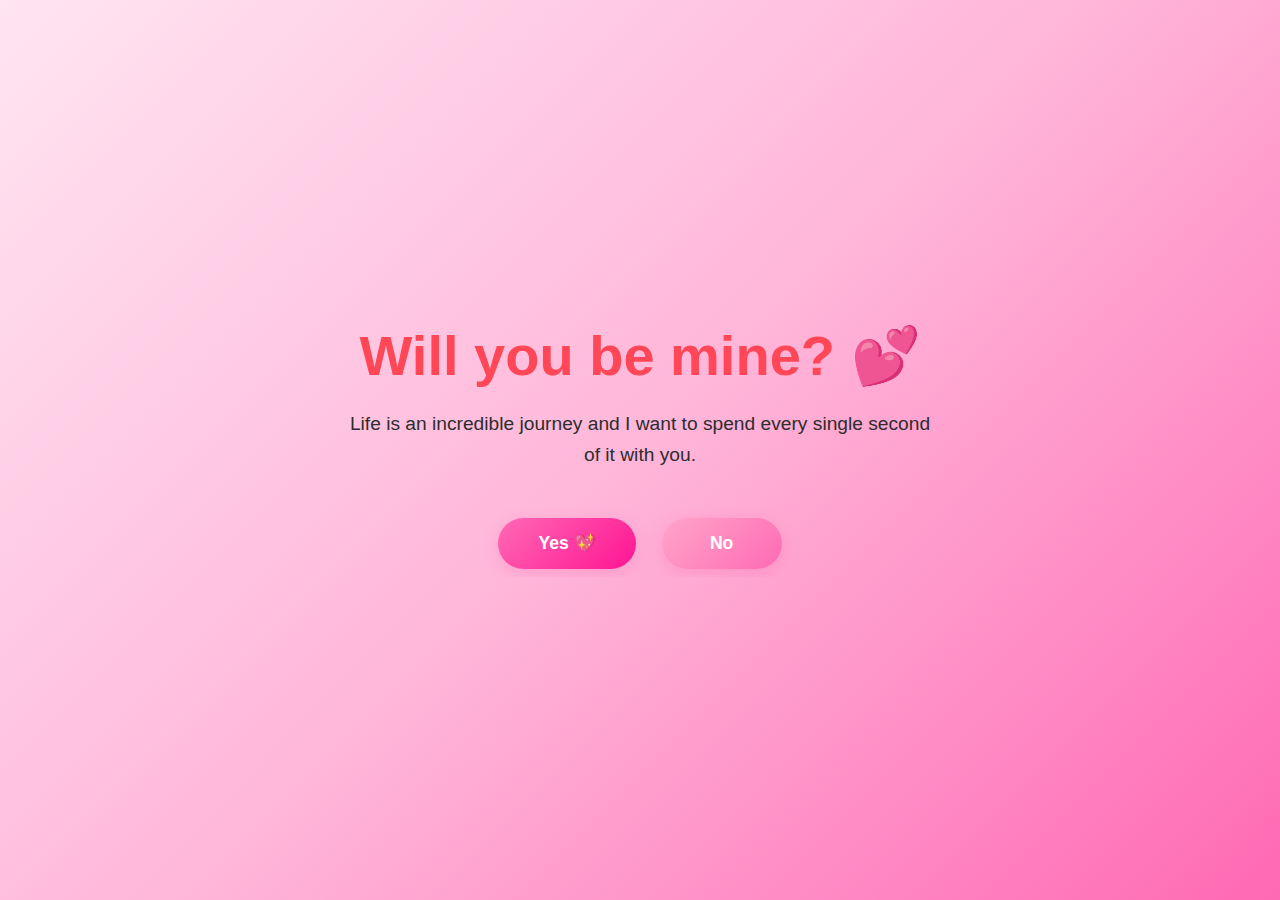
<file: index.html>
<!DOCTYPE html>
<html lang="en">
<head>
    <meta charset="UTF-8">
    <meta name="viewport" content="width=device-width, initial-scale=1.0, maximum-scale=5.0, user-scalable=yes">
    <meta name="description" content="Will You Be Mine Proposal">
    <meta name="theme-color" content="#ff69b4">
    <title>Will You Be Mine? 💖</title>
    <link rel="stylesheet" href="styles.css">
</head>
<body>
    <div class="container">
        <div class="page-content">
            <h1 id="mainTitle">Will you be mine? 💕</h1>
            <p class="subtitle">Life is an incredible journey and I want to spend every single second of it with you.</p>

            <div class="button-container">
                <button class="btn btn-yes" id="yesBtn" onclick="handleYes()">Yes 💖</button>
                <button class="btn btn-no" id="noBtn" onclick="handleNo()">No</button>
            </div>
        </div>
    </div>

    <script>
        let noClickCount = 0;

        function handleYes() {
            // Animate button
            const yesBtn = document.getElementById('yesBtn');
            yesBtn.style.transform = 'scale(0.9)';

            setTimeout(() => {
                window.location.href = 'valentine.html';
            }, 200);
        }

        function handleNo() {
            noClickCount++;
            const title = document.getElementById('mainTitle');
            const yesBtn = document.getElementById('yesBtn');
            const noBtn = document.getElementById('noBtn');

            if (noClickCount === 1) {
                title.textContent = 'Are you sure? 🥺';
                yesBtn.classList.add('btn-grow-1');
            } else if (noClickCount === 2) {
                title.textContent = 'Think again 💭';
                yesBtn.classList.remove('btn-grow-1');
                yesBtn.classList.add('btn-grow-2');
            } else if (noClickCount >= 3) {
                title.textContent = 'You have only one option 😊';
                yesBtn.classList.remove('btn-grow-2');
                yesBtn.classList.add('btn-grow-3');
                noBtn.classList.add('btn-hidden');
            }
        }
    </script>
</body>
</html>
</file>
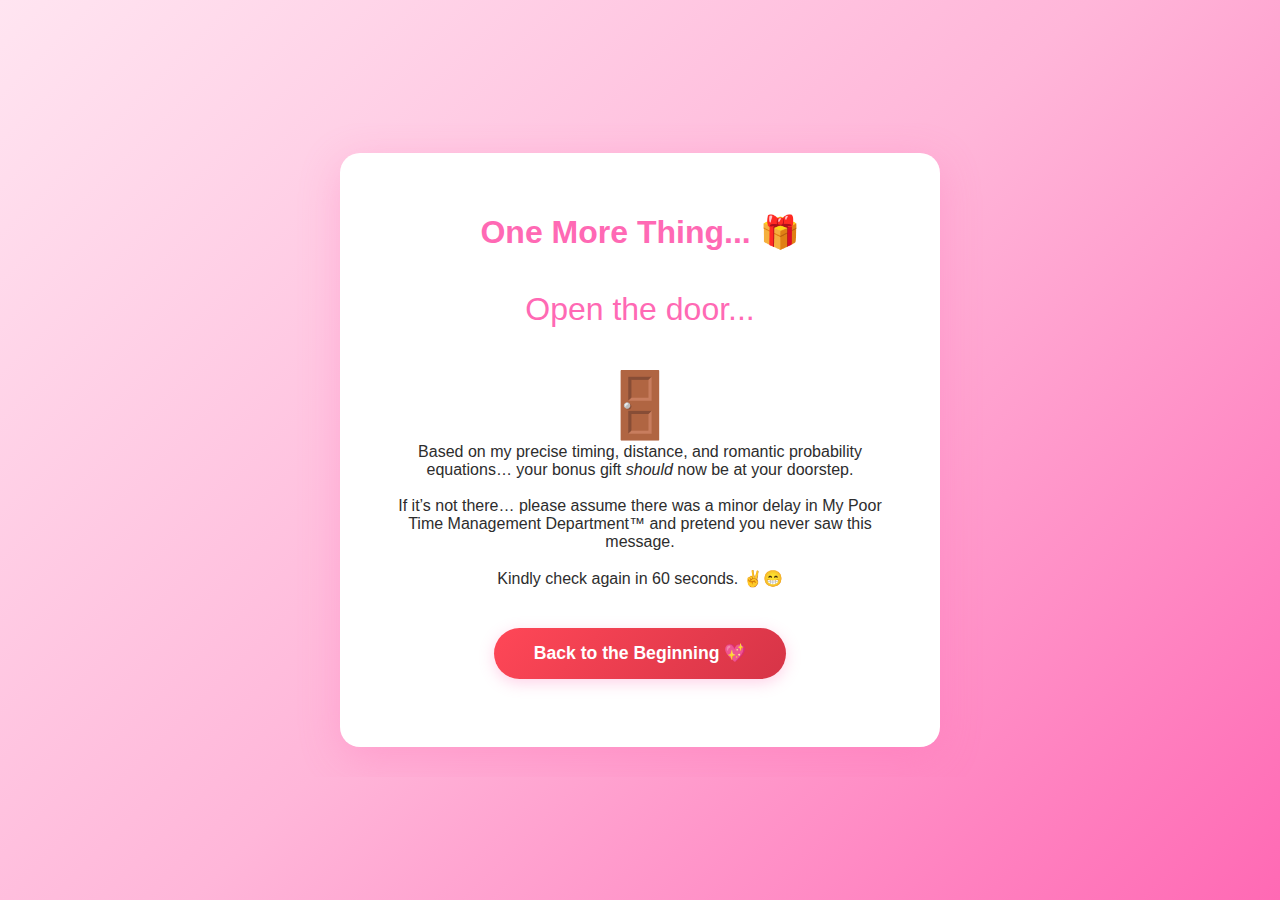
<file: gift-bonus.html>
<!DOCTYPE html>
<html lang="en">
<head>
    <meta charset="UTF-8">
    <meta name="viewport" content="width=device-width, initial-scale=1.0, maximum-scale=5.0, user-scalable=yes">
    <meta name="description" content="Bonus Gift">
    <meta name="theme-color" content="#ff69b4">
    <title>Bonus Gift 🎁</title>
    <link rel="stylesheet" href="styles.css">
</head>
<body>
    <div class="container">
        <div class="page-content">
            <div class="bonus-container">
                <h2>One More Thing... 🎁</h2>

                <div class="bonus-text">
                    Open the door...
                </div>

                <div class="bonus-emoji">🚪</div>

                <p>
                Based on my precise timing, distance, and romantic probability equations…
                your bonus gift <em>should</em> now be at your doorstep.<br><br>

                If it’s not there…
                please assume there was a minor delay in My Poor Time Management Department™
                and pretend you never saw this message.<br><br>

                Kindly check again in 60 seconds. ✌️😁
                </p>


                <a href="index.html" class="btn btn-red mt-40">Back to the Beginning 💖</a>
            </div>
        </div>
    </div>
</body>
</html>
</file>
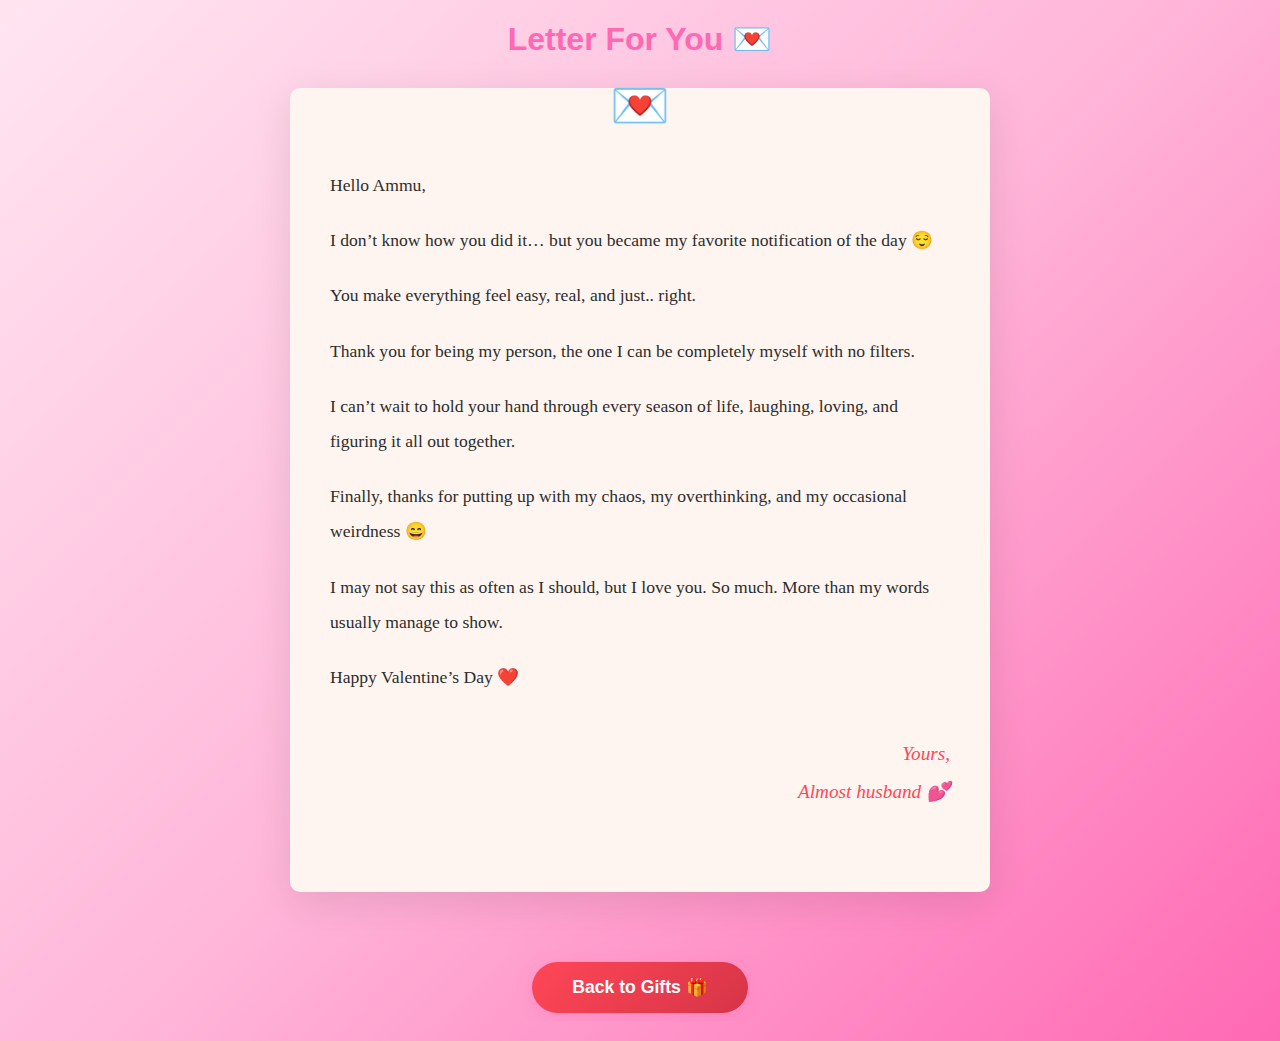
<file: gift-letter.html>
<!DOCTYPE html>
<html lang="en">
<head>
    <meta charset="UTF-8">
    <meta name="viewport" content="width=device-width, initial-scale=1.0, maximum-scale=5.0, user-scalable=yes">
    <meta name="description" content="Love Letter">
    <meta name="theme-color" content="#ff69b4">
    <title>Letter For You 🥹</title>
    <link rel="stylesheet" href="styles.css">
</head>
<body>
    <div class="container">
        <div class="page-content">
            <h2>Letter For You 💌 </h2>

            <div class="letter-container">
                <div class="letter-content">
                    <p>Hello Ammu,</p>

                    <p>I don’t know how you did it… but you became my favorite notification of the day 😌</p>
                    
                    <p>You make everything feel easy, real, and just.. right.</p>

                    <p>Thank you for being my person, the one I can be completely myself with no filters. </p>

                    <p>I can’t wait to hold your hand through every season of life, laughing, loving, and figuring it all out together.</p>

                    <p>Finally, thanks for putting up with my chaos, my overthinking, and my occasional weirdness 😄</p>

                    <p>I may not say this as often as I should, but I love you. So much. More than my words usually manage to show.</p>

                    <p>Happy Valentine’s Day ❤️</p>

                    <div class="signature">
                        Yours,<br>
                        Almost husband 💕
                    </div>
                </div>
            </div>

            <a href="gifts.html" class="btn btn-red mt-40">Back to Gifts 🎁</a>
        </div>
    </div>
</body>
</html>
</file>
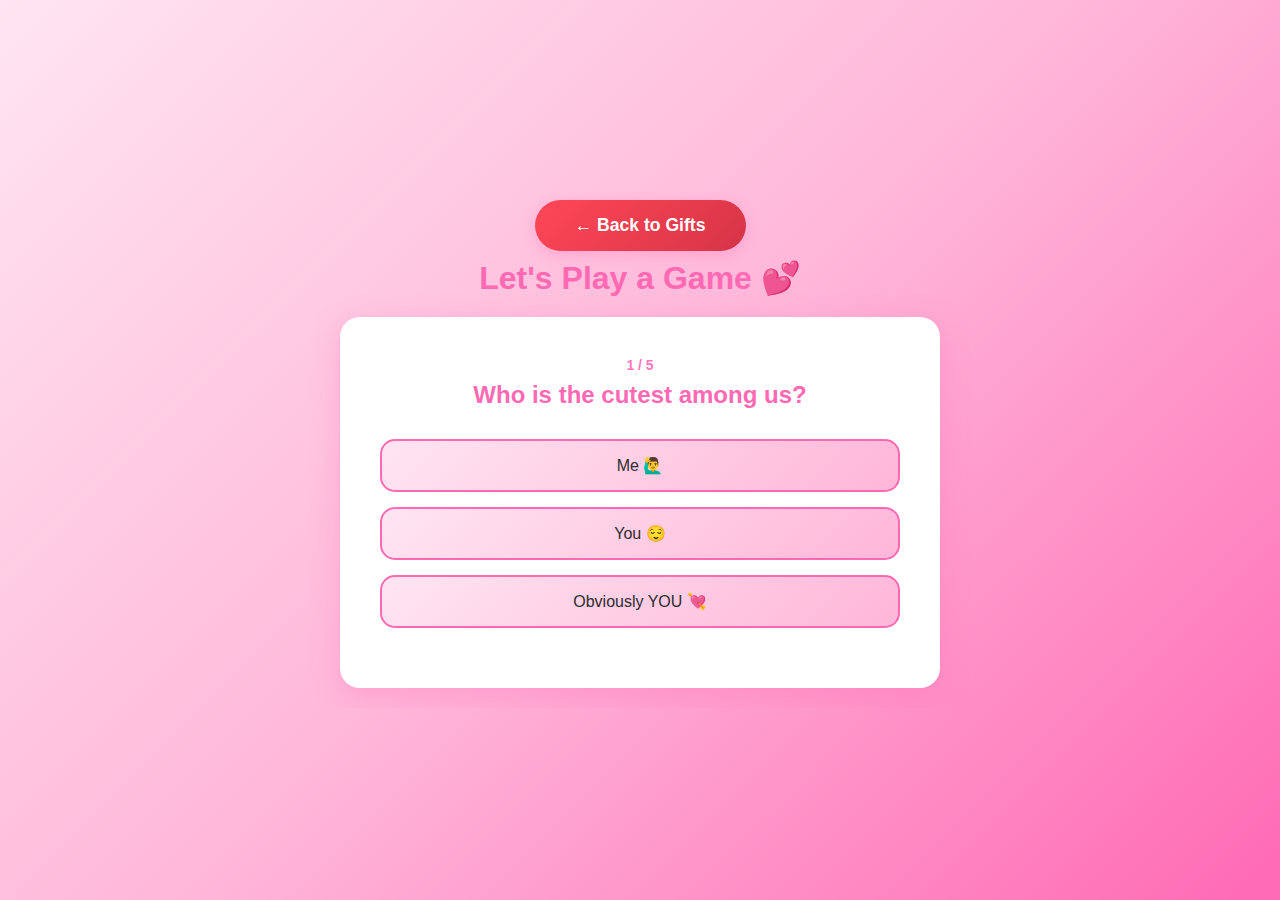
<file: gift-quiz.html>
<!DOCTYPE html>
<html lang="en">
<head>
    <meta charset="UTF-8">
    <meta name="viewport" content="width=device-width, initial-scale=1.0, maximum-scale=5.0, user-scalable=yes">
    <meta name="description" content="Love Quiz">
    <meta name="theme-color" content="#ff69b4">
    <title>Love Quiz 💕</title>
    <link rel="stylesheet" href="styles.css">
</head>
<body>

<div class="container">
    <div class="page-content">
        <a href="gifts.html" class="btn btn-red back-btn">← Back to Gifts</a>
        
        <h2>Let's Play a Game 💕</h2>

        <div class="quiz-container">

            <!-- Question 1 -->
            <div class="question active" id="q1">
                <div class="question-count">1 / 5</div>
                <h3>Who is the cutest among us?</h3>
                <div class="options">
                    <button class="option-btn" onclick="checkAnswer(1,1)">Me 🙋‍♂️</button>
                    <button class="option-btn" onclick="checkAnswer(1,2)">You 😌</button>
                    <button class="option-btn" onclick="checkAnswer(1,3)">Obviously YOU 💘</button>
                </div>
                <div class="feedback" id="feedback1"></div>
                <button class="btn btn-red next-btn" id="next1" onclick="nextQuestion(2)">
                    Next Question ➡️
                </button>
            </div>

            <!-- Question 2 -->
            <div class="question" id="q2">
                <div class="question-count">2 / 5</div>
                <h3>Who do I love the most?</h3>
                <div class="options">
                    <button class="option-btn" onclick="checkAnswer(2,1)">You ❤️</button>
                    <button class="option-btn" onclick="checkAnswer(2,2)">Coffee ☕</button>
                    <button class="option-btn" onclick="checkAnswer(2,3)">Bucky 🐶</button>
                </div>
                <div class="feedback" id="feedback2"></div>
                <button class="btn btn-red next-btn" id="next2" onclick="nextQuestion(3)">
                    Next Question ➡️
                </button>
            </div>

            <!-- Question 3 -->
            <div class="question" id="q3">
                <div class="question-count">3 / 5</div>
                <h3>Which task will we procrastinate the most?</h3>
                <div class="options">
                    <button class="option-btn" onclick="checkAnswer(3,1)">Fixing honeymoon destination ✈️</button>
                    <button class="option-btn" onclick="checkAnswer(3,2)">Making Invitation Digital Copy</button>
                    <button class="option-btn" onclick="checkAnswer(3,3)">Choosing engagement album pics 📸</button>
                </div>
                <div class="feedback" id="feedback3"></div>
                <button class="btn btn-red next-btn" id="next3" onclick="nextQuestion(4)">
                    Next Question ➡️
                </button>
            </div>

            <!-- Question 4 -->
            <div class="question" id="q4">
                <div class="question-count">4 / 5</div>
                <h3>What's my favorite thing about you?</h3>
                <div class="options">
                    <button class="option-btn" onclick="checkAnswer(4,1)">Your cuteness 😌</button>
                    <button class="option-btn" onclick="checkAnswer(4,2)">Your independence 👑</button>
                    <button class="option-btn" onclick="checkAnswer(4,3)">Everything about you 💕</button>
                </div>
                <div class="feedback" id="feedback4"></div>
                <button class="btn btn-red next-btn" id="next4" onclick="nextQuestion(5)">
                    Next Question ➡️
                </button>
            </div>

            <!-- Question 5 -->
            <div class="question" id="q5">
                <div class="question-count">5 / 5</div>
                <h3>Are you officially invited to my world?</h3>
                <div class="options">
                    <button class="option-btn" onclick="checkAnswer(5,1)">Yes 🥰</button>
                    <button class="option-btn" onclick="checkAnswer(5,2)">Already there 💍</button>
                    <button class="option-btn" onclick="checkAnswer(5,3)">Forever & always ♾️❤️</button>
                </div>
                <div class="feedback" id="feedback5"></div>
                <button class="btn btn-red next-btn" id="next5" onclick="showFinal()">
                    See Final Message 💖
                </button>
            </div>

            <!-- Final Message -->
            <div class="final-message" id="finalMessage">
                <h3>You Did It! 🎉</h3>
                <p>
                    You answered everything perfectly, just like you do everything else in life.
                    You know me so well, and that’s one of the million reasons I love you 💕
                </p>
                <a href="gifts.html" class="btn btn-red mt-20">
                    Back to Gifts 🎁
                </a>
            </div>

        </div>
    </div>
</div>

<script>
function checkAnswer(questionNum, optionNum) {
    const feedback = document.getElementById('feedback' + questionNum);
    const nextBtn = document.getElementById('next' + questionNum);

    feedback.classList.add('show');

    const key = `${questionNum}-${optionNum}`;

    switch (key) {

        // Q1
        case '1-1':
            feedback.className = 'feedback show wrong';
            feedback.textContent = 'Thanks for clicking that…🥹 but I’m not';
            break;
        case '1-2':
            feedback.className = 'feedback show wrong';
            feedback.textContent = 'Close… but no 😏';
            break;
        case '1-3':
            feedback.className = 'feedback show correct';
            feedback.textContent = 'Correct! Obviously YOU 😘';
            nextBtn.classList.add('show');
            break;

        // Q2
        case '2-1':
            feedback.className = 'feedback show correct';
            feedback.textContent = 'YES! Always you ❤️';
            nextBtn.classList.add('show');
            break;
        case '2-2':
            feedback.className = 'feedback show wrong';
            feedback.textContent = 'Coffee is important… but not THAT much 😜';
            break;
        case '2-3':
            feedback.className = 'feedback show wrong';
            feedback.textContent = 'Bucky is a close second 🐶😆';
            break;

        // Q3
        case '3-1':
            feedback.className = 'feedback show wrong';
            feedback.textContent = 'What???.. I thought we fixed on Bali? 😅';
            break;
        case '3-2':
            feedback.className = 'feedback show wrong';
            feedback.textContent = 'We’ll do it… someday 😅';
            break;
        case '3-3':
            feedback.className = 'feedback show correct';
            feedback.textContent = 'Correct! Album pics might take FOREVER 📸😂';
            nextBtn.classList.add('show');
            break;

        // Q4
        case '4-1':
        case '4-2':
            feedback.className = 'feedback show wrong';
            feedback.textContent = 'True… but there’s more 🥰';
            break;
        case '4-3':
            feedback.className = 'feedback show correct';
            feedback.textContent = 'Exactly. EVERYTHING 💕';
            nextBtn.classList.add('show');
            break;

        // Q5
        case '5-1':
        case '5-2':
        case '5-3':
            feedback.className = 'feedback show correct';
            feedback.textContent = 'You were always invited ❤️♾️';
            nextBtn.classList.add('show');
            break;

        default:
            feedback.className = 'feedback show wrong';
            feedback.textContent = 'Try again 😜';
    }
}

function nextQuestion(nextNum) {
    const current = document.querySelector('.question.active');
    if (current) current.classList.remove('active');

    const next = document.getElementById('q' + nextNum);
    if (next) next.classList.add('active');
}

function showFinal() {
    const current = document.querySelector('.question.active');
    if (current) current.classList.remove('active');

    document.getElementById('finalMessage').classList.add('show');
}
</script>

</body>
</html>
</file>
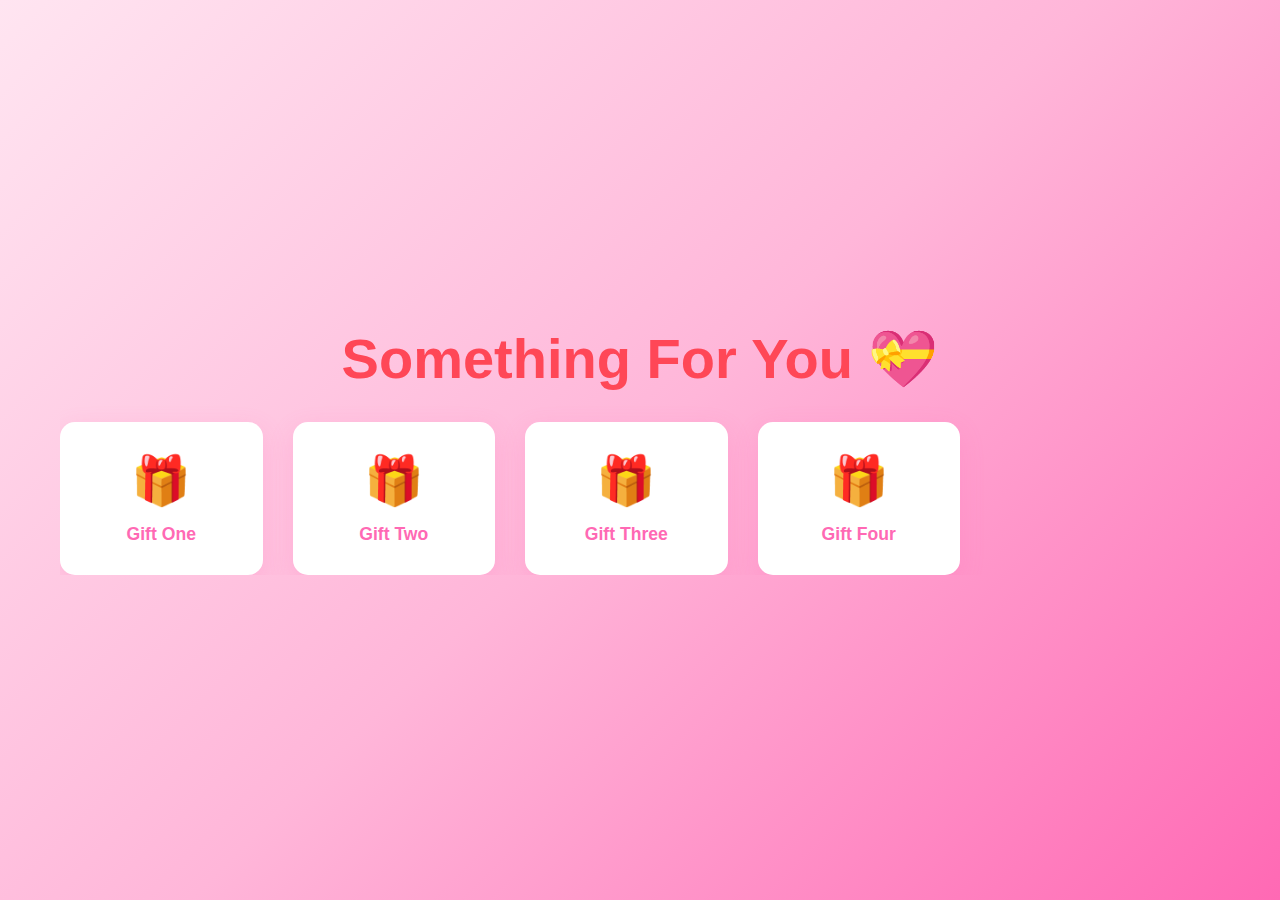
<file: gifts.html>
<!DOCTYPE html>
<html lang="en">
<head>
    <meta charset="UTF-8">
    <meta name="viewport" content="width=device-width, initial-scale=1.0, maximum-scale=5.0, user-scalable=yes">
    <meta name="description" content="Valentine's Day Gifts">
    <meta name="theme-color" content="#ff69b4">
    <title>Your Gifts 💝</title>
    <link rel="stylesheet" href="styles.css">
</head>
<body>
    <div class="container">
        <div class="page-content">
            <h1>Something For You 💝</h1>

            <div class="gifts-grid">
                <a href="gift-quiz.html" class="gift-box">
                    <div class="gift-icon">🎁</div>
                    <h3>Gift One</h3>
                </a>

                <a href="gift-letter.html" class="gift-box">
                    <div class="gift-icon">🎁</div>
                    <h3>Gift Two</h3>
                </a>

                <a href="gift-album.html" class="gift-box">
                    <div class="gift-icon">🎁</div>
                    <h3>Gift Three</h3>
                </a>

                <a href="gift-forever.html" class="gift-box">
                    <div class="gift-icon">🎁</div>
                    <h3>Gift Four</h3>
                </a>
            </div>
        </div>
    </div>
</body>
</html>
</file>
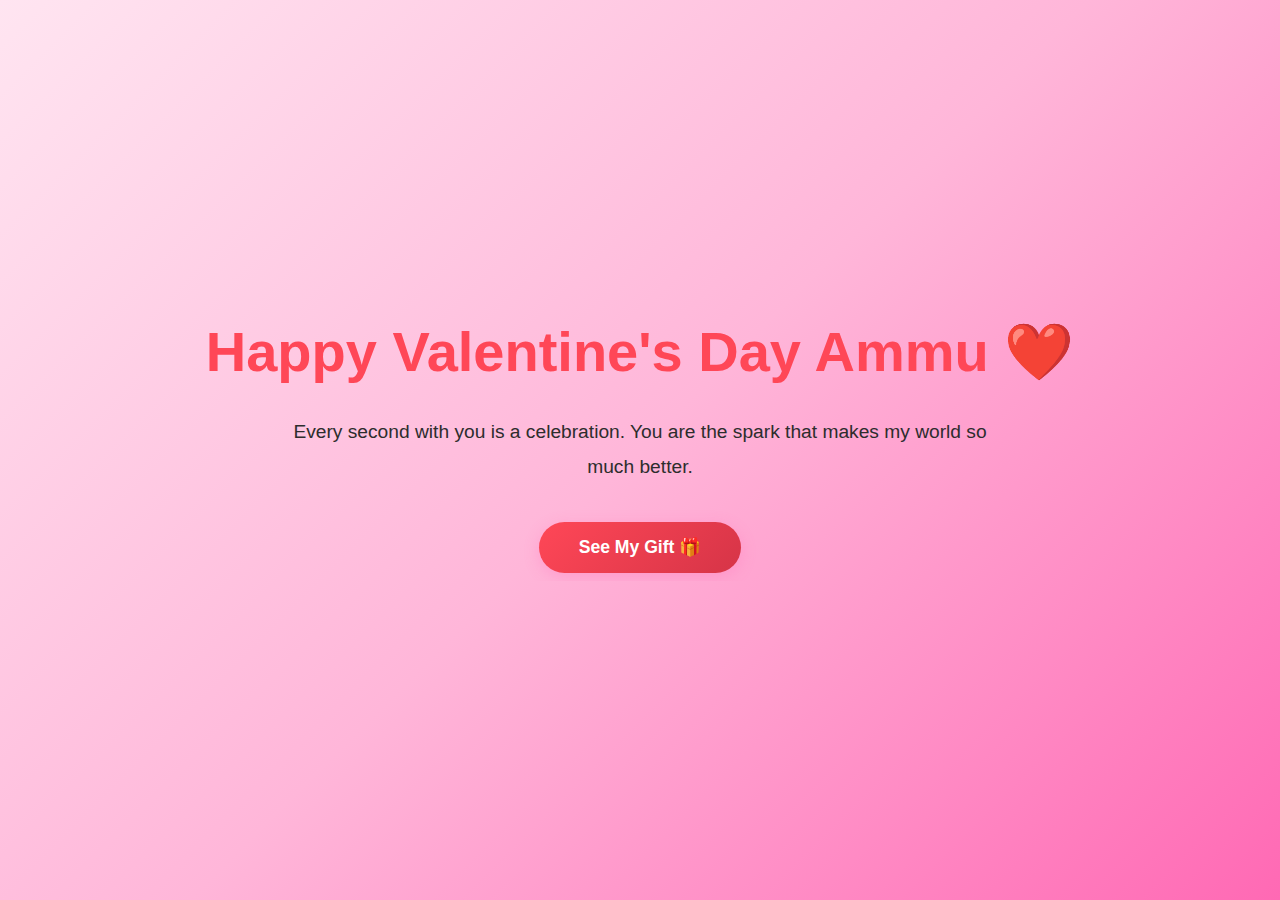
<file: valentine.html>
<!DOCTYPE html>
<html lang="en">
<head>
    <meta charset="UTF-8">
    <meta name="viewport" content="width=device-width, initial-scale=1.0, maximum-scale=5.0, user-scalable=yes">
    <meta name="description" content="Happy Valentine's Day">
    <meta name="theme-color" content="#ff69b4">
    <title>Happy Valentine's Day 💖</title>
    <link rel="stylesheet" href="styles.css">
</head>
<body>
    <div class="container">
        <div class="page-content">
            <h1>Happy Valentine's Day Ammu ❤️</h1>

            <p class="message">
                Every second with you is a celebration. You are the spark that makes my world so much better.
            </p>

            <a href="gifts.html" class="btn btn-red">See My Gift 🎁</a>
        </div>
    </div>
</body>
</html>
</file>
<file: styles.css>
/* ==========================================
   Valentine's Day Website - Main Styles
   ========================================== */

/* Reset & Base Styles */
* {
    margin: 0;
    padding: 0;
    box-sizing: border-box;
}

html {
    width: 100%;
    overflow-x: hidden;
}

:root {
    --primary-pink: #ff69b4;
    --secondary-pink: #ffb6d9;
    --light-pink: #ffe5f1;
    --red: #ff4757;
    --dark-red: #d63447;
    --cream: #fff5f7;
    --text-dark: #2d2d2d;
    --shadow: rgba(255, 105, 180, 0.3);
}

body {
    font-family: 'Segoe UI', Tahoma, Geneva, Verdana, sans-serif;
    background: linear-gradient(135deg, #ffe5f1 0%, #ffb6d9 50%, #ff69b4 100%);
    min-height: 100vh;
    color: var(--text-dark);
    overflow-x: hidden;
    width: 100%;
}

/* ==========================================
   Container & Layout
   ========================================== */

.container {
    max-width: 1200px;
    margin: 0 auto;
    padding: 15px;
    min-height: 100vh;
    display: flex;
    flex-direction: column;
    align-items: center;
    justify-content: center;
    width: 100%;
}

.page-content {
    text-align: center;
    animation: fadeInUp 0.8s ease-out;
    width: 100%;
    max-width: 100%;
    overflow-x: hidden;
}

/* ==========================================
   Typography
   ========================================== */

h1 {
    font-size: 1.8rem;
    color: var(--red);
    margin-bottom: 20px;
    animation: heartPulse 2s ease-in-out infinite;
    word-break: break-word;
}

h2 {
    font-size: 1.5rem;
    color: var(--primary-pink);
    margin-bottom: 15px;
    word-break: break-word;
}

.subtitle {
    font-size: 1.1rem;
    color: var(--text-dark);
    margin: 20px 0 40px;
    line-height: 1.6;
    max-width: 600px;
    margin-left: auto;
    margin-right: auto;
}

.message {
    font-size: 1.2rem;
    color: var(--text-dark);
    line-height: 1.8;
    margin: 30px 0;
    max-width: 700px;
    margin-left: auto;
    margin-right: auto;
}

/* ==========================================
   Buttons
   ========================================== */

.btn {
    padding: 12px 30px;
    font-size: 1rem;
    font-weight: bold;
    border: none;
    border-radius: 50px;
    cursor: pointer;
    transition: all 0.3s ease;
    box-shadow: 0 4px 15px var(--shadow);
    margin: 8px;
    display: inline-block;
    text-decoration: none;
    color: white;
    min-width: 120px;
}

.btn-yes {
    background: linear-gradient(135deg, #ff69b4, #ff1493);
}

.btn-no {
    background: linear-gradient(135deg, #ffa6c9, #ff69b4);
}

.btn-red {
    background: linear-gradient(135deg, #ff4757, #d63447);
}

.btn:hover, .btn:active {
    transform: scale(1.05) translateY(-2px);
    box-shadow: 0 6px 20px var(--shadow);
}

.btn:active {
    transform: scale(0.98);
}

/* Button size states for proposal */
.btn-grow-1 {
    transform: scale(1.2);
}

.btn-grow-2 {
    transform: scale(1.5);
}

.btn-grow-3 {
    transform: scale(2);
}

.btn-hidden {
    opacity: 0;
    pointer-events: none;
    transform: scale(0);
}

/* ==========================================
   Button Container (Proposal Page)
   ========================================== */

.button-container {
    display: flex;
    justify-content: center;
    align-items: center;
    gap: 10px;
    margin-top: 30px;
    flex-wrap: wrap;
    padding: 0 10px;
}

/* ==========================================
   Gift Boxes
   ========================================== */

.gifts-grid {
    display: grid;
    grid-template-columns: 1fr;
    gap: 20px;
    margin-top: 30px;
    max-width: 900px;
    width: 100%;
    padding: 0 10px;
}

.gift-box {
    background: white;
    padding: 30px 20px;
    border-radius: 15px;
    box-shadow: 0 8px 25px rgba(255, 105, 180, 0.2);
    cursor: pointer;
    transition: all 0.3s ease;
    text-decoration: none;
    color: var(--text-dark);
    width: 100%;
}

.gift-box:hover, .gift-box:active {
    transform: translateY(-10px) scale(1.05);
    box-shadow: 0 12px 35px rgba(255, 105, 180, 0.4);
}

.gift-icon {
    font-size: 3rem;
    animation: bounce 2s ease-in-out infinite;
}

.gift-box h3 {
    margin-top: 15px;
    color: var(--primary-pink);
    font-size: 1.1rem;
    word-break: break-word;
}

/* ==========================================
   Quiz Styles
   ========================================== */

.quiz-container {
    background: white;
    padding: 25px;
    border-radius: 20px;
    box-shadow: 0 8px 30px rgba(255, 105, 180, 0.3);
    max-width: 600px;
    margin: 20px auto;
    width: 100%;
    animation: fadeInUp 0.5s ease-out;
    box-sizing: border-box;
}

.question {
    display: none;
    animation: fadeInSlide 0.5s ease-out;
}

.question.active {
    display: block;
}

.question h3 {
    color: var(--primary-pink);
    font-size: 1.5rem;
    margin-bottom: 30px;
}

.options {
    display: flex;
    flex-direction: column;
    gap: 15px;
    margin-bottom: 20px;
}

.option-btn {
    padding: 15px 25px;
    font-size: 1rem;
    background: linear-gradient(135deg, #ffe5f1, #ffb6d9);
    border: 2px solid var(--primary-pink);
    border-radius: 15px;
    cursor: pointer;
    transition: all 0.3s ease;
    color: var(--text-dark);
    font-weight: 500;
}

.option-btn:hover, .option-btn:active {
    transform: translateX(10px) scale(1.02);
    background: linear-gradient(135deg, #ffb6d9, #ff69b4);
    color: white;
}

.feedback {
    margin: 20px 0;
    padding: 15px;
    border-radius: 10px;
    font-weight: bold;
    display: none;
    animation: fadeIn 0.3s ease-out;
}

.feedback.show {
    display: block;
}

.feedback.correct {
    background: #d4edda;
    color: #155724;
    border: 2px solid #28a745;
}

.feedback.wrong {
    background: #f8d7da;
    color: #721c24;
    border: 2px solid #dc3545;
}

.next-btn {
    display: none;
    margin-top: 20px;
}

.next-btn.show {
    display: inline-block;
    animation: fadeInUp 0.3s ease-out;
}

.final-message {
    display: none;
    padding: 30px;
    background: linear-gradient(135deg, #ffe5f1, #ffb6d9);
    border-radius: 15px;
    margin-top: 20px;
    animation: fadeInUp 0.5s ease-out;
}

.final-message.show {
    display: block;
}

.final-message h3 {
    color: var(--red);
    margin-bottom: 15px;
}

.question-count {
    font-size: 14px;
    color: var(--primary-pink);
    font-weight: 600;
    margin-bottom: 8px;
    opacity: 0.9;
}


/* ==========================================
   Love Letter Styles
   ========================================== */

.letter-container {
    background: #fff5f0;
    padding: 30px 20px;
    border-radius: 10px;
    box-shadow: 0 10px 40px rgba(0, 0, 0, 0.1);
    max-width: 700px;
    margin: 30px auto;
    width: 100%;
    font-family: 'Georgia', serif;
    line-height: 1.8;
    color: var(--text-dark);
    position: relative;
    animation: fadeInUp 0.8s ease-out;
    box-sizing: border-box;
}

.letter-container::before {
    content: '💌';
    position: absolute;
    top: -30px;
    left: 50%;
    transform: translateX(-50%);
    font-size: 3rem;
    animation: bounce 2s ease-in-out infinite;
}

.letter-content {
    font-size: 1rem;
    text-align: left;
    margin: 20px 0;
}

.letter-content p {
    margin-bottom: 20px;
}

.signature {
    text-align: right;
    font-style: italic;
    margin-top: 40px;
    font-size: 1.2rem;
    color: var(--red);
}

/* ==========================================
   Photo Album Styles
   ========================================== */

.album-section {
    margin: 40px 0;
    animation: fadeInUp 0.6s ease-out;
}

.album-section h3 {
    color: var(--primary-pink);
    font-size: 1.8rem;
    margin-bottom: 20px;
}

.photo-grid {
    display: grid;
    grid-template-columns: 1fr;
    gap: 15px;
    margin-top: 20px;
    width: 100%;
}

.photo-item {
    position: relative;
    border-radius: 15px;
    overflow: hidden;
    box-shadow: 0 5px 20px rgba(0, 0, 0, 0.2);
    transition: all 0.3s ease;
    background: white;
    padding: 10px;
}

.photo-item:hover, .photo-item:active {
    transform: scale(1.05);
    box-shadow: 0 8px 30px rgba(255, 105, 180, 0.4);
}

.photo-item img {
    width: 100%;
    height: 250px;
    object-fit: cover;
    border-radius: 10px;
}

.photo-placeholder {
    width: 100%;
    height: 300px;
    background: linear-gradient(135deg, #ffe5f1, #ffb6d9);
    display: flex;
    align-items: center;
    justify-content: center;
    font-size: 3rem;
    border-radius: 10px;
}

.photo-caption {
    padding: 15px;
    text-align: center;
    color: var(--primary-pink);
    font-weight: bold;
}

/* ==========================================
   FILM STRIP ANIMATION STYLES (NEW)
   ========================================== */

.film-strip-wrapper {
    background: #1a1a1a;
    padding: 20px 15px;
    margin: 20px auto;
    overflow: hidden;
    position: relative;
    border-radius: 10px;
    box-shadow: 0 10px 40px rgba(0, 0, 0, 0.5);
    width: 100%;
    box-sizing: border-box;
}

/* Film perforations on top and bottom */
.film-strip-wrapper::before,
.film-strip-wrapper::after {
    content: '';
    position: absolute;
    left: 0;
    right: 0;
    height: 20px;
    background: repeating-linear-gradient(
        to right,
        transparent,
        transparent 10px,
        #333 10px,
        #333 20px
    );
    z-index: 2;
}

.film-strip-wrapper::before {
    top: 0;
    border-top: 5px solid #333;
}

.film-strip-wrapper::after {
    bottom: 0;
    border-bottom: 5px solid #333;
}

.film-strip-container {
    position: relative;
    height: 180px;
    overflow: hidden;
    width: 100%;
}

.film-strip {
    display: flex;
    gap: 20px;
    animation: filmScroll 20s linear infinite;
    padding: 0 10px;
}

/* Pause animation on hover */
.film-strip-container:hover .film-strip {
    animation-play-state: paused;
}

.film-frame {
    flex-shrink: 0;
    width: 160px;
    height: 160px;
    background: white;
    border: 6px solid #2a2a2a;
    border-radius: 5px;
    overflow: hidden;
    position: relative;
    box-shadow: 0 5px 15px rgba(0, 0, 0, 0.3);
    transition: transform 0.3s ease;
}

.film-frame:hover {
    transform: scale(1.1);
    z-index: 10;
}

.film-frame img {
    width: 100%;
    height: 100%;
    object-fit: cover;
}

.film-placeholder {
    width: 100%;
    height: 100%;
    background: linear-gradient(135deg, #ffb6d9, #ff69b4);
    display: flex;
    align-items: center;
    justify-content: center;
    font-size: 3rem;
}

/* Camera viewfinder effect */
.viewfinder-overlay {
    position: absolute;
    top: 0;
    left: 0;
    right: 0;
    bottom: 0;
    pointer-events: none;
    border: 2px dashed rgba(255, 255, 255, 0.3);
    opacity: 0;
    transition: opacity 0.3s ease;
}

.film-frame:hover .viewfinder-overlay {
    opacity: 1;
}

/* Film scroll animation */
@keyframes filmScroll {
    0% {
        transform: translateX(0);
    }
    100% {
        transform: translateX(calc(-180px * 4)); /* Adjust based on number of frames */
    }
}

/* Camera countdown effect (optional decorative element) */
.camera-counter {
    position: absolute;
    top: 50%;
    left: 50%;
    transform: translate(-50%, -50%);
    font-size: 6rem;
    color: rgba(255, 255, 255, 0.1);
    font-family: 'Courier New', monospace;
    font-weight: bold;
    z-index: 1;
    animation: fadeCounter 2s ease-in-out infinite;
}

@keyframes fadeCounter {
    0%, 100% { opacity: 0.05; }
    50% { opacity: 0.15; }
}

/* ==========================================
   Forever Page Styles
   ========================================== */

.collage-container {
    display: grid;
    grid-template-columns: 1fr 1fr;
    gap: 12px;
    margin: 30px auto;
    max-width: 900px;
    width: 100%;
    padding: 0 10px;
    box-sizing: border-box;
}

.collage-item {
    border-radius: 15px;
    overflow: hidden;
    box-shadow: 0 5px 15px rgba(255, 105, 180, 0.3);
    transition: all 0.3s ease;
    background: white;
    padding: 8px;
}

.collage-item:hover, .collage-item:active {
    transform: rotate(2deg) scale(1.05);
    box-shadow: 0 8px 25px rgba(255, 105, 180, 0.5);
}

.collage-item img {
    width: 100%;
    height: 200px;
    object-fit: cover;
    border-radius: 10px;
}

.collage-placeholder {
    width: 100%;
    height: 200px;
    background: linear-gradient(135deg, #ffb6d9, #ff69b4);
    display: flex;
    align-items: center;
    justify-content: center;
    font-size: 2rem;
    border-radius: 10px;
}

.forever-text {
    background: white;
    padding: 25px;
    border-radius: 15px;
    box-shadow: 0 8px 25px rgba(255, 105, 180, 0.2);
    margin: 30px auto;
    max-width: 700px;
    width: 100%;
    line-height: 1.8;
    font-size: 1rem;
    box-sizing: border-box;
}

.forever-text p {
    margin-bottom: 15px;
}

/* ==========================================
   Bonus Gift Styles
   ========================================== */

.bonus-container {
    background: white;
    padding: 30px 20px;
    border-radius: 20px;
    box-shadow: 0 10px 40px rgba(255, 105, 180, 0.3);
    max-width: 600px;
    margin: 30px auto;
    width: 100%;
    animation: fadeInUp 0.8s ease-out;
    box-sizing: border-box;
}

.bonus-text {
    font-size: 2rem;
    color: var(--primary-pink);
    margin: 30px 0;
    line-height: 1.8;
}

.bonus-emoji {
    font-size: 4rem;
    animation: bounce 1.5s ease-in-out infinite;
}

/* ==========================================
   Animations
   ========================================== */

@keyframes fadeInUp {
    from {
        opacity: 0;
        transform: translateY(30px);
    }
    to {
        opacity: 1;
        transform: translateY(0);
    }
}

@keyframes fadeIn {
    from {
        opacity: 0;
    }
    to {
        opacity: 1;
    }
}

@keyframes fadeInSlide {
    from {
        opacity: 0;
        transform: translateX(-20px);
    }
    to {
        opacity: 1;
        transform: translateX(0);
    }
}

@keyframes heartPulse {
    0%, 100% {
        transform: scale(1);
    }
    50% {
        transform: scale(1.05);
    }
}

@keyframes bounce {
    0%, 100% {
        transform: translateY(0);
    }
    50% {
        transform: translateY(-10px);
    }
}

@keyframes rotate {
    from {
        transform: rotate(0deg);
    }
    to {
        transform: rotate(360deg);
    }
}

/* ==========================================
   Responsive Design
   ========================================== */

/* Mobile First - Base styles above are mobile */

/* Tablets */
@media (min-width: 640px) {
    h1 {
        font-size: 2.2rem;
    }

    h2 {
        font-size: 1.8rem;
    }

    .subtitle {
        font-size: 1.1rem;
    }

    .gifts-grid {
        grid-template-columns: repeat(2, 1fr);
        gap: 25px;
        padding: 0;
    }

    .photo-grid {
        grid-template-columns: repeat(2, 1fr);
    }

    .collage-container {
        grid-template-columns: repeat(3, 1fr);
    }
}

@media (min-width: 768px) {
    h1 {
        font-size: 2.8rem;
    }

    h2 {
        font-size: 2rem;
    }

    .subtitle {
        font-size: 1.2rem;
    }

    .gifts-grid {
        grid-template-columns: repeat(2, 1fr);
    }

    .photo-grid {
        grid-template-columns: repeat(2, 1fr);
    }
}

/* Desktop */
@media (min-width: 1024px) {
    h1 {
        font-size: 3.5rem;
    }

    .container {
        padding: 20px;
    }

    .gifts-grid {
        grid-template-columns: repeat(4, 1fr);
        gap: 30px;
        padding: 0;
    }

    .photo-grid {
        grid-template-columns: repeat(3, 1fr);
    }

    .collage-container {
        grid-template-columns: repeat(4, 1fr);
        gap: 15px;
        padding: 0;
    }

    .btn {
        padding: 15px 40px;
        font-size: 1.1rem;
    }

    .quiz-container {
        padding: 40px;
    }

    .letter-container {
        padding: 50px 40px;
        line-height: 2;
        font-size: 1.1rem;
    }

    .letter-content {
        font-size: 1.1rem;
        margin: 30px 0;
    }

    .forever-text {
        padding: 40px;
        font-size: 1.1rem;
        line-height: 2;
    }

    .bonus-container {
        padding: 60px 40px;
    }
}

/* Mobile adjustments for film strip */
@media (max-width: 640px) {
    .film-strip-wrapper {
        padding: 15px 10px;
        margin: 15px auto;
    }

    .film-strip-container {
        height: 160px;
    }
    
    .film-frame {
        width: 140px;
        height: 140px;
        border: 4px solid #2a2a2a;
    }
    
    @keyframes filmScroll {
        0% {
            transform: translateX(0);
        }
        100% {
            transform: translateX(calc(-160px * 4));
        }
    }
    
    .camera-counter {
        font-size: 2rem;
    }
}

@media (max-width: 768px) {
    .film-strip-container {
        height: 180px;
    }
    
    .film-frame {
        width: 160px;
        height: 180px;
    }
    
    @keyframes filmScroll {
        0% {
            transform: translateX(0);
        }
        100% {
            transform: translateX(calc(-200px * 4));
        }
    }
    
    .camera-counter {
        font-size: 4rem;
    }
}

/* Touch device improvements */
@media (hover: none) and (pointer: coarse) {
    .btn, .gift-box, .option-btn, .photo-item, .collage-item {
        transition: all 0.2s ease;
    }
}

/* ==========================================
   Utility Classes
   ========================================== */

.text-center {
    text-align: center;
}

.mt-20 {
    margin-top: 20px;
}

.mt-40 {
    margin-top: 40px;
}

.mb-20 {
    margin-bottom: 20px;
}

.hidden {
    display: none;
}
</file>
